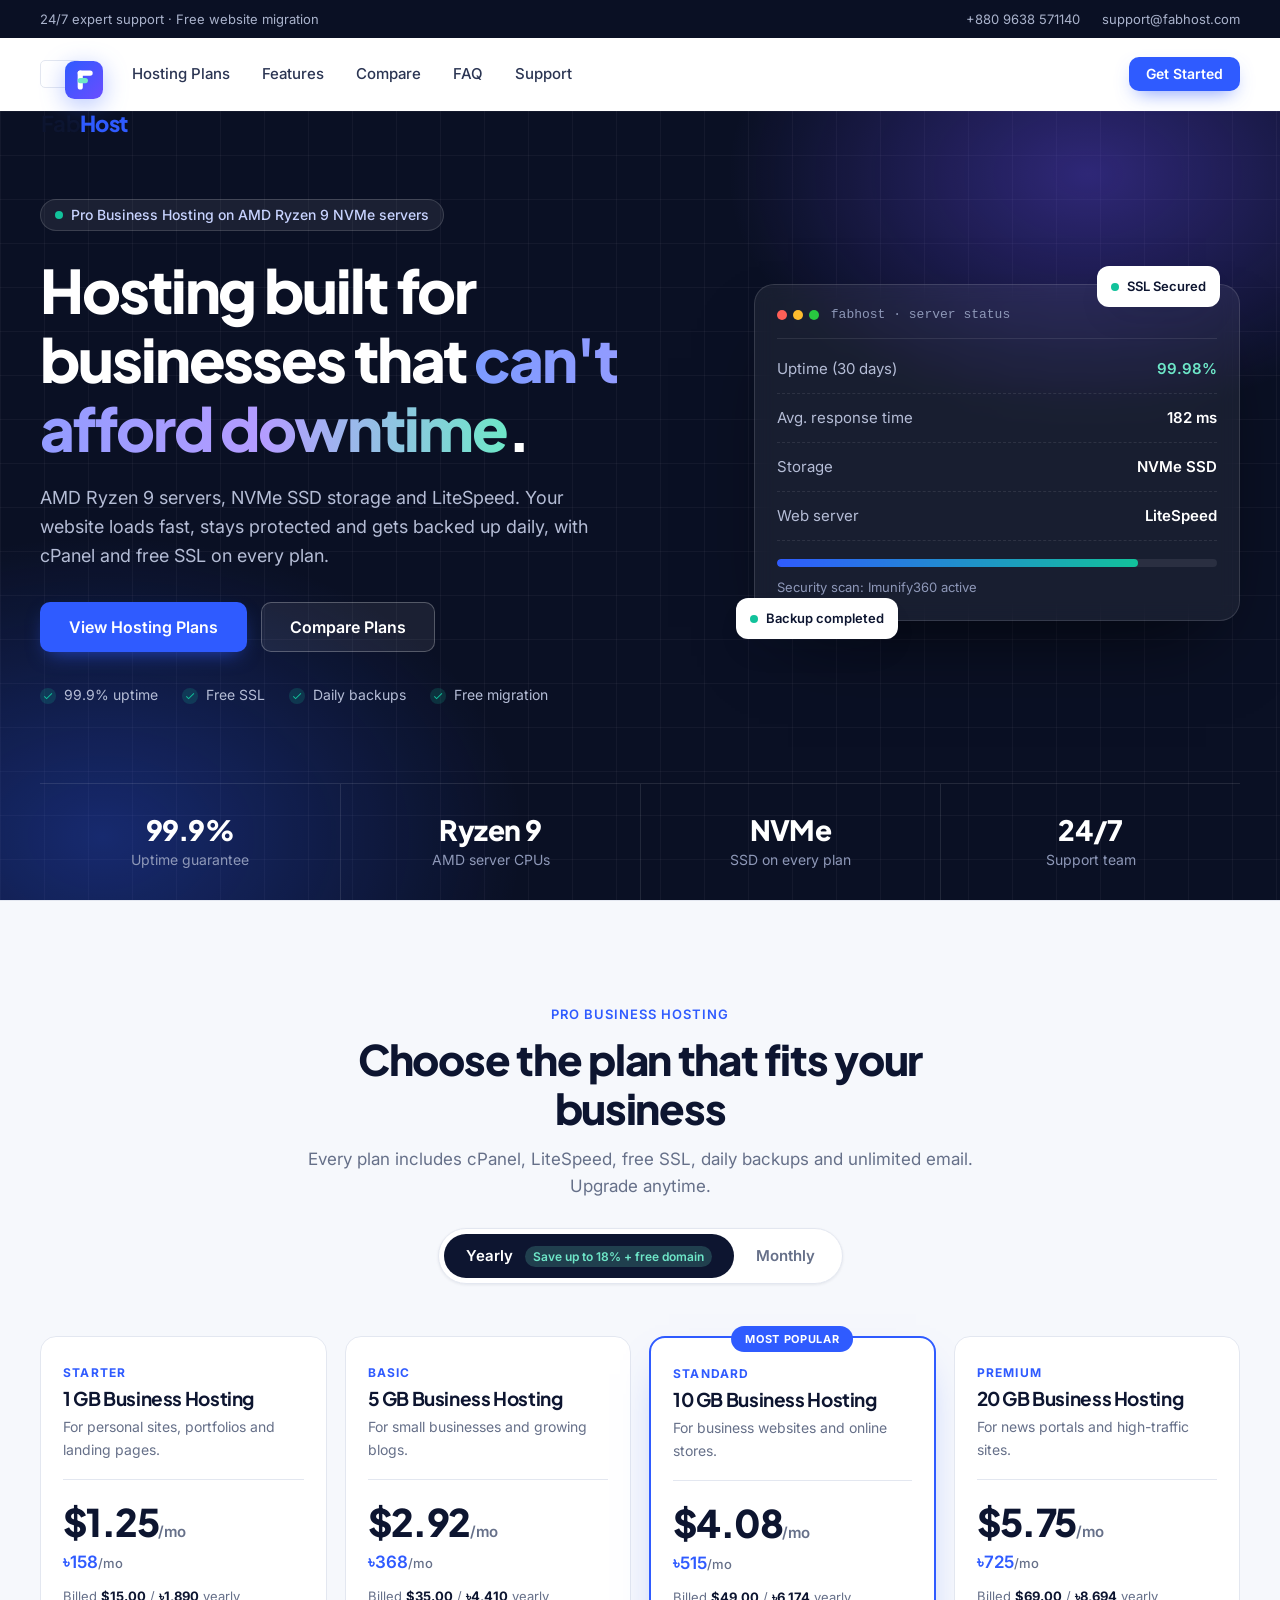
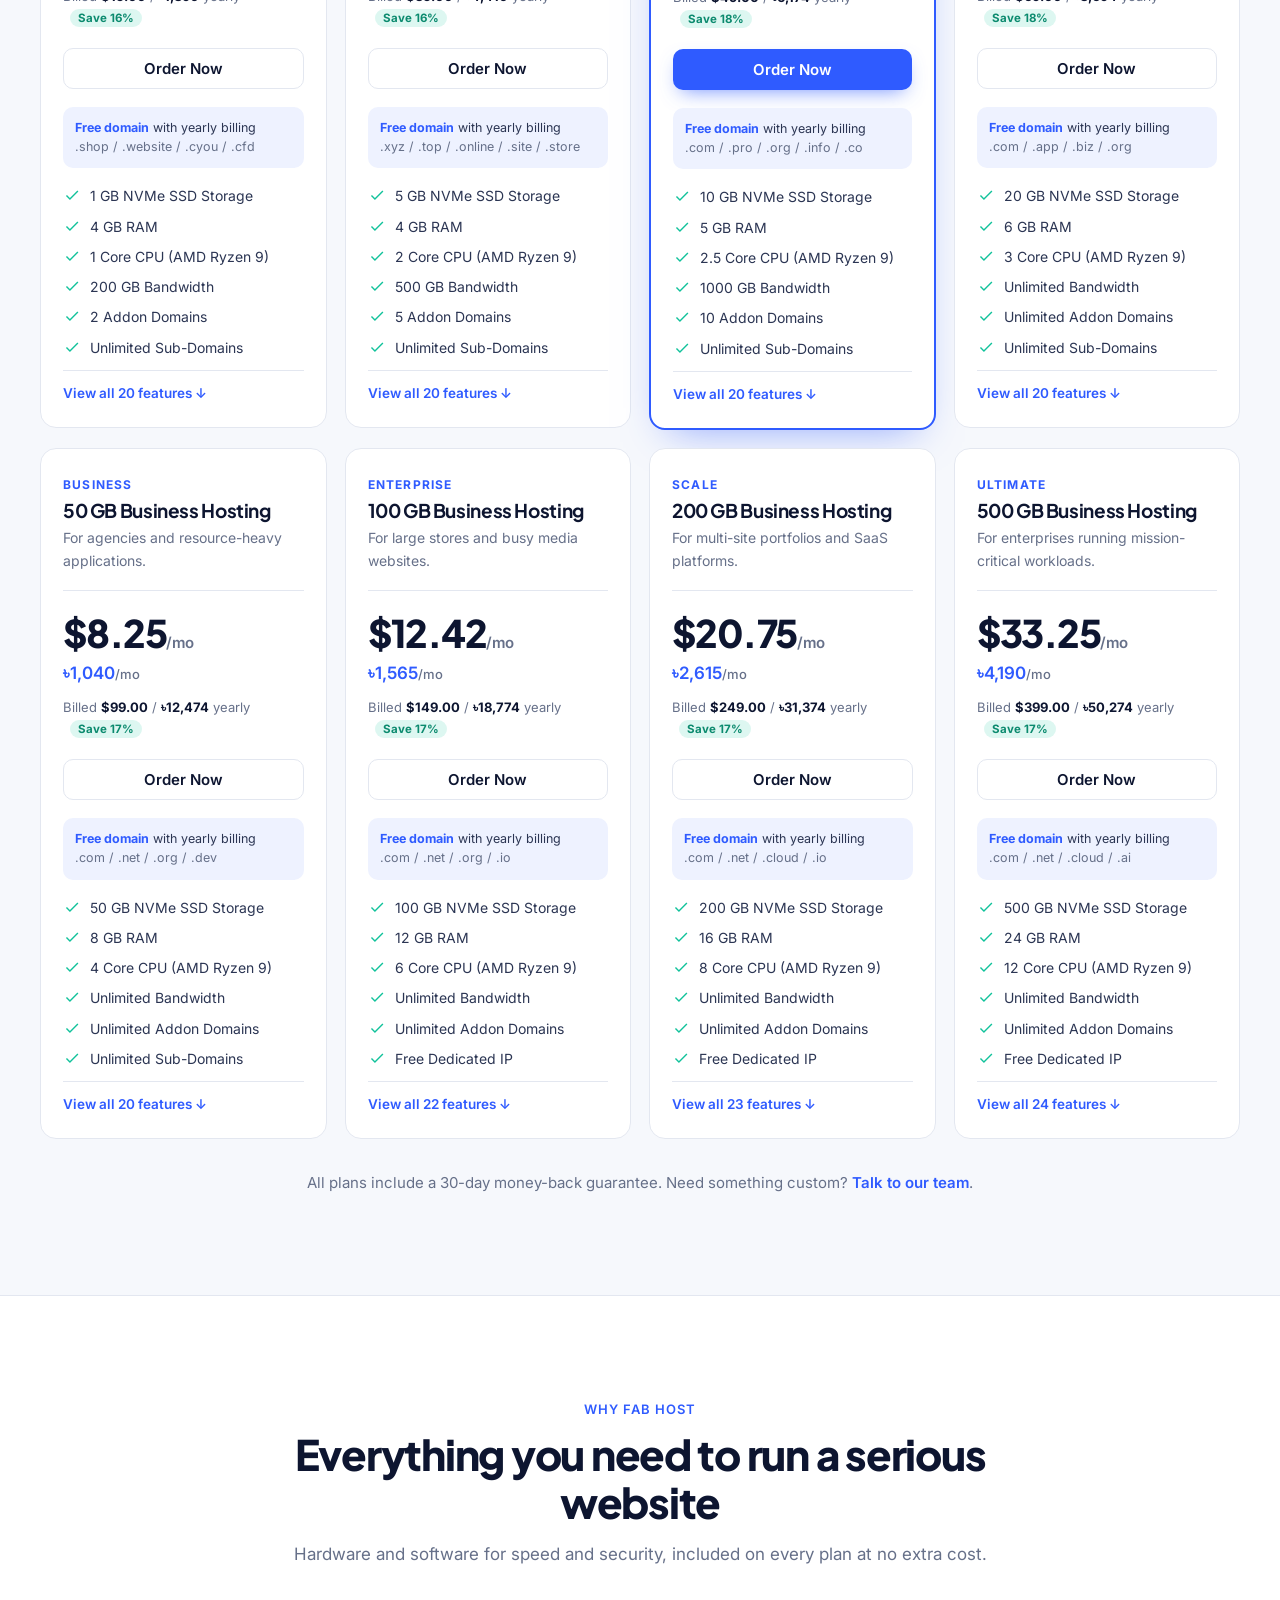
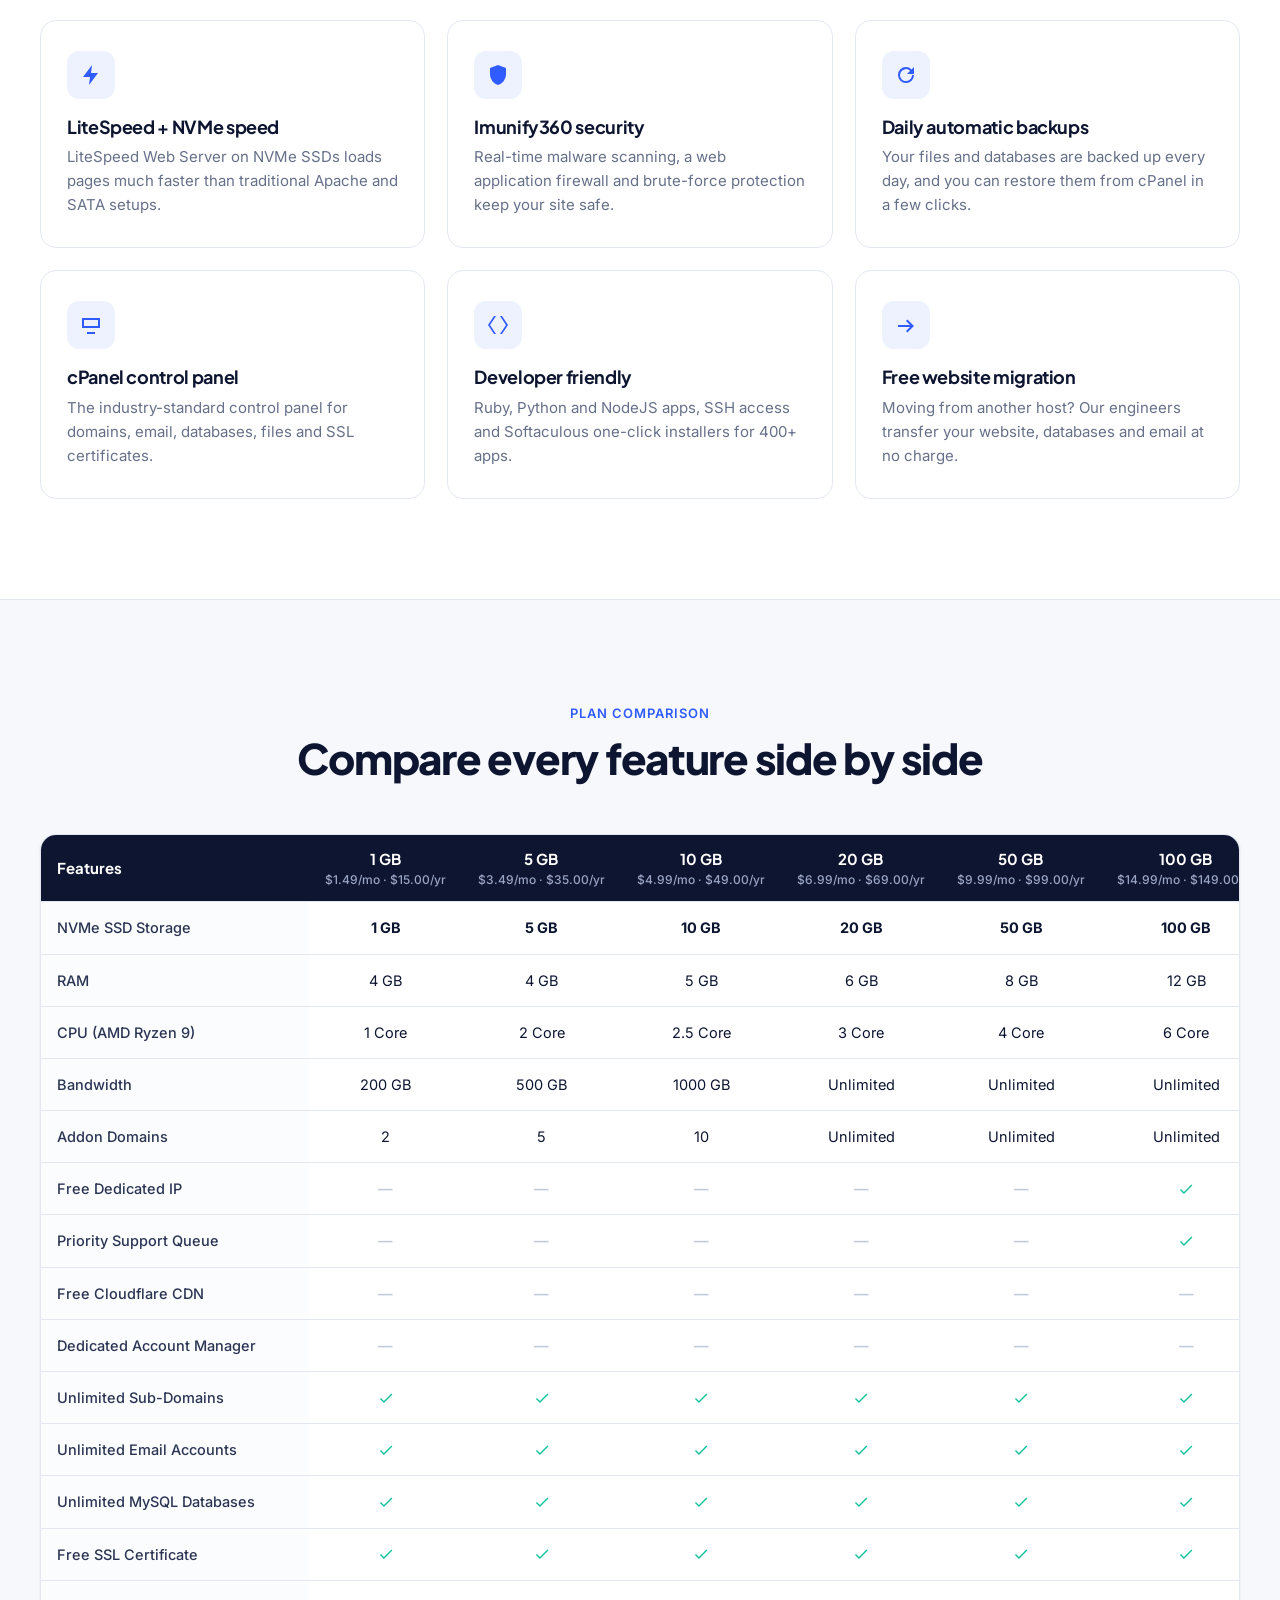
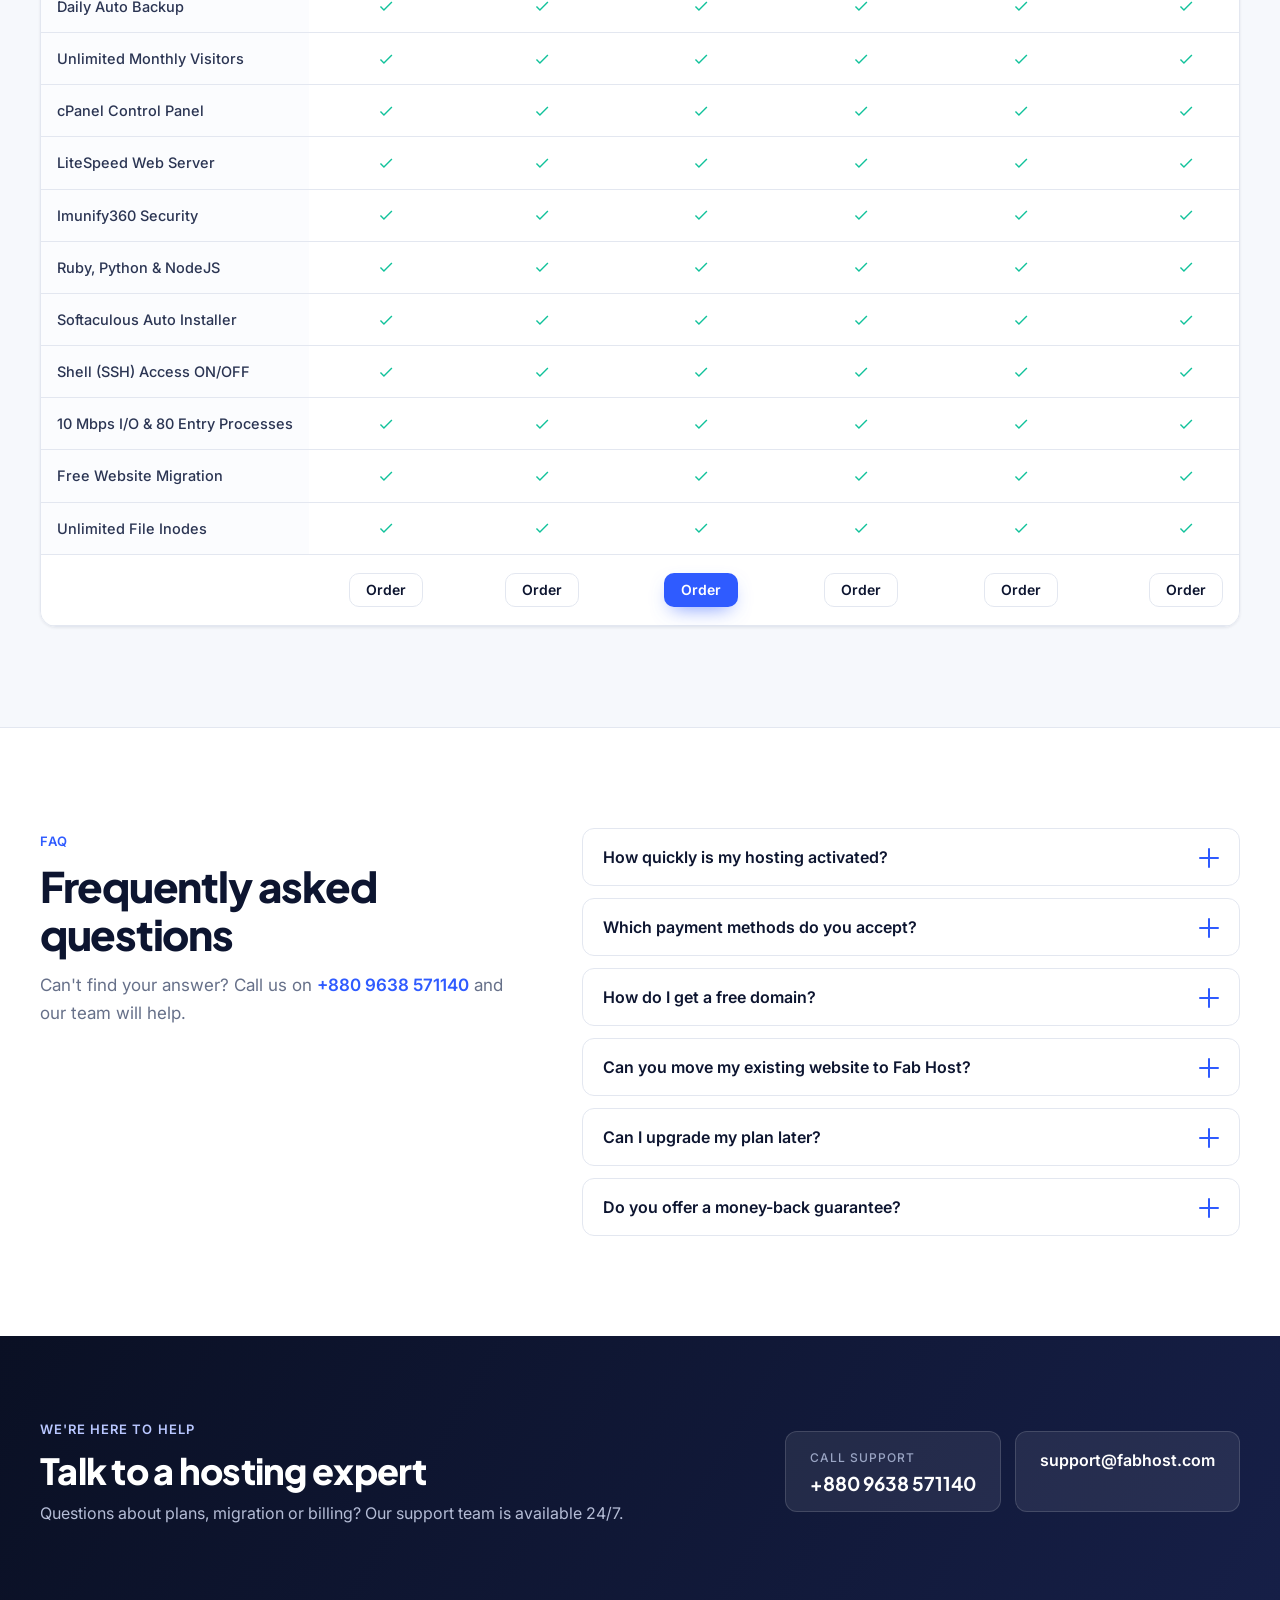
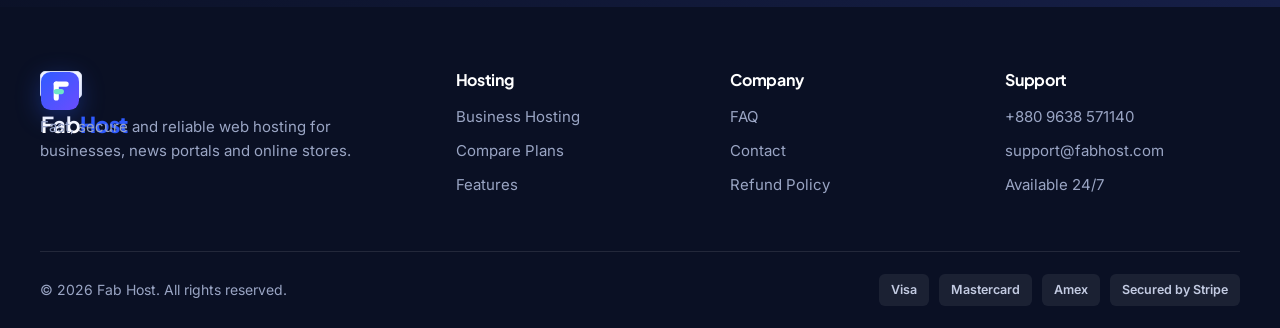
<file: index.html>
<!doctype html>
<html lang="en">
<head>
  <meta charset="UTF-8">
  <meta name="viewport" content="width=device-width, initial-scale=1.0">
  <meta name="description" content="Fab Host business web hosting with NVMe SSD storage, LiteSpeed, cPanel, free SSL and daily backups. Plans priced in USD and BDT.">
  <title>Fab Host | Fast, Secure Business Web Hosting</title>
  <link rel="icon" type="image/svg+xml" href="logo-mark.svg">
  <link rel="preconnect" href="https://fonts.googleapis.com">
  <link rel="preconnect" href="https://fonts.gstatic.com" crossorigin>
  <link href="https://fonts.googleapis.com/css2?family=Inter:wght@400;500;600;700&family=Plus+Jakarta+Sans:wght@600;700;800&display=swap" rel="stylesheet">
  <link rel="stylesheet" href="style.css">
</head>
<body>
  <!-- Top bar -->
  <div class="topbar">
    <div class="container topbar-inner">
      <span>24/7 expert support · Free website migration</span>
      <span class="topbar-links">
        <a data-phone href="#"></a>
        <a data-email href="#"></a>
      </span>
    </div>
  </div>

  <header class="site-header">
    <div class="container nav-wrap">
      <a class="brand" href="index.html" aria-label="Fab Host home">
        <svg class="brand-mark" viewBox="0 0 48 48" aria-hidden="true">
          <defs><linearGradient id="fhA" x1="0" y1="0" x2="1" y2="1"><stop offset="0" stop-color="#2f5bff"/><stop offset="1" stop-color="#6a4dff"/></linearGradient></defs>
          <rect width="48" height="48" rx="12" fill="url(#fhA)"/>
          <rect x="16" y="12" width="6.5" height="24" rx="3.25" fill="#fff"/>
          <rect x="16" y="12" width="19" height="6.5" rx="3.25" fill="#fff"/>
          <rect x="16" y="21.5" width="13" height="6.5" rx="3.25" fill="#6ee7c8"/>
        </svg><span class="brand-name">Fab<b>Host</b></span>
      </a>
      <nav class="nav-links" id="navLinks" aria-label="Main navigation">
        <a href="#plans">Hosting Plans</a>
        <a href="#features">Features</a>
        <a href="#compare">Compare</a>
        <a href="#faq">FAQ</a>
        <a href="#support">Support</a>
      </nav>
      <div class="nav-actions">
        <a class="button button-primary button-small" href="#plans">Get Started</a>
        <button class="nav-toggle" aria-label="Toggle menu" aria-expanded="false" aria-controls="navLinks"><span></span><span></span><span></span></button>
      </div>
    </div>
  </header>

  <main>
    <!-- Hero -->
    <section class="hero">
      <div class="hero-bg" aria-hidden="true"></div>
      <div class="container hero-grid">
        <div class="hero-copy reveal">
          <p class="eyebrow"><span class="pulse"></span> Pro Business Hosting on AMD Ryzen 9 NVMe servers</p>
          <h1>Hosting built for businesses that <span class="grad">can't afford downtime</span>.</h1>
          <p class="lead">AMD Ryzen 9 servers, NVMe SSD storage and LiteSpeed. Your website loads fast, stays protected and gets backed up daily, with cPanel and free SSL on every plan.</p>
          <div class="hero-actions">
            <a class="button button-primary button-lg" href="#plans">View Hosting Plans</a>
            <a class="button button-ghost button-lg" href="#compare">Compare Plans</a>
          </div>
          <ul class="hero-trust">
            <li>99.9% uptime</li>
            <li>Free SSL</li>
            <li>Daily backups</li>
            <li>Free migration</li>
          </ul>
        </div>

        <div class="hero-visual reveal" aria-hidden="true">
          <div class="server-card">
            <div class="server-head">
              <span class="dots"><i></i><i></i><i></i></span>
              <span>fabhost · server status</span>
            </div>
            <div class="server-row"><span>Uptime (30 days)</span><strong class="ok">99.98%</strong></div>
            <div class="server-row"><span>Avg. response time</span><strong>182 ms</strong></div>
            <div class="server-row"><span>Storage</span><strong>NVMe SSD</strong></div>
            <div class="server-row"><span>Web server</span><strong>LiteSpeed</strong></div>
            <div class="meter"><span style="width:82%"></span></div>
            <p class="meter-label">Security scan: Imunify360 active</p>
          </div>
          <div class="float-chip chip-a">SSL Secured</div>
          <div class="float-chip chip-b">Backup completed</div>
        </div>
      </div>

      <div class="container stats reveal">
        <div><strong>99.9%</strong><span>Uptime guarantee</span></div>
        <div><strong>Ryzen 9</strong><span>AMD server CPUs</span></div>
        <div><strong>NVMe</strong><span>SSD on every plan</span></div>
        <div><strong>24/7</strong><span>Support team</span></div>
      </div>
    </section>

    <!-- Plans -->
    <section class="section plans-section" id="plans">
      <div class="container">
        <div class="section-head center reveal">
          <p class="eyebrow">Pro Business Hosting</p>
          <h2>Choose the plan that fits your business</h2>
          <p class="section-sub">Every plan includes cPanel, LiteSpeed, free SSL, daily backups and unlimited email. Upgrade anytime.</p>
          <div class="cycle-toggle" role="group" aria-label="Billing cycle">
            <button type="button" data-cycle="annually" aria-pressed="true">Yearly <em>Save up to 18% + free domain</em></button>
            <button type="button" data-cycle="monthly" aria-pressed="false">Monthly</button>
          </div>
        </div>
        <div class="plan-grid" id="planGrid"></div>
        <p class="plans-note">All plans include a 30-day money-back guarantee. Need something custom? <a href="#support">Talk to our team</a>.</p>
      </div>
    </section>

    <!-- Features -->
    <section class="section features-section" id="features">
      <div class="container">
        <div class="section-head center reveal">
          <p class="eyebrow">Why Fab Host</p>
          <h2>Everything you need to run a serious website</h2>
          <p class="section-sub">Hardware and software for speed and security, included on every plan at no extra cost.</p>
        </div>
        <div class="feature-grid">
          <article class="feature reveal">
            <span class="f-icon"><svg viewBox="0 0 24 24"><path d="M13 2 4 14h7l-1 8 9-12h-7z"/></svg></span>
            <h3>LiteSpeed + NVMe speed</h3>
            <p>LiteSpeed Web Server on NVMe SSDs loads pages much faster than traditional Apache and SATA setups.</p>
          </article>
          <article class="feature reveal">
            <span class="f-icon"><svg viewBox="0 0 24 24"><path d="M12 2 4 5v6c0 5 3.4 9.7 8 11 4.6-1.3 8-6 8-11V5z"/></svg></span>
            <h3>Imunify360 security</h3>
            <p>Real-time malware scanning, a web application firewall and brute-force protection keep your site safe.</p>
          </article>
          <article class="feature reveal">
            <span class="f-icon"><svg viewBox="0 0 24 24"><path d="M12 4a8 8 0 1 0 8 8h-2a6 6 0 1 1-1.8-4.2L13 11h7V4l-2.4 2.4A8 8 0 0 0 12 4z"/></svg></span>
            <h3>Daily automatic backups</h3>
            <p>Your files and databases are backed up every day, and you can restore them from cPanel in a few clicks.</p>
          </article>
          <article class="feature reveal">
            <span class="f-icon"><svg viewBox="0 0 24 24"><path d="M3 5h18v10H3zm2 2v6h14V7zM8 19h8v2H8z"/></svg></span>
            <h3>cPanel control panel</h3>
            <p>The industry-standard control panel for domains, email, databases, files and SSL certificates.</p>
          </article>
          <article class="feature reveal">
            <span class="f-icon"><svg viewBox="0 0 24 24"><path d="M8 3 2 12l6 9h2l-6-9 6-9zm8 0h-2l6 9-6 9h2l6-9z"/></svg></span>
            <h3>Developer friendly</h3>
            <p>Ruby, Python and NodeJS apps, SSH access and Softaculous one-click installers for 400+ apps.</p>
          </article>
          <article class="feature reveal">
            <span class="f-icon"><svg viewBox="0 0 24 24"><path d="M4 12h12l-4-4 1.4-1.4L20 13l-6.6 6.4L12 18l4-4H4z"/></svg></span>
            <h3>Free website migration</h3>
            <p>Moving from another host? Our engineers transfer your website, databases and email at no charge.</p>
          </article>
        </div>
      </div>
    </section>

    <!-- Compare -->
    <section class="section compare-section" id="compare">
      <div class="container">
        <div class="section-head center reveal">
          <p class="eyebrow">Plan comparison</p>
          <h2>Compare every feature side by side</h2>
        </div>
        <div class="table-wrap reveal">
          <table class="compare-table" id="compareTable"></table>
        </div>
      </div>
    </section>

    <!-- FAQ -->
    <section class="section faq-section" id="faq">
      <div class="container faq-grid">
        <div class="section-head reveal">
          <p class="eyebrow">FAQ</p>
          <h2>Frequently asked questions</h2>
          <p class="section-sub">Can't find your answer? Call us on <a data-phone href="#"></a> and our team will help.</p>
        </div>
        <div class="faq-list reveal">
          <div class="faq-item">
            <button aria-expanded="false">How quickly is my hosting activated?<span></span></button>
            <div class="faq-a"><p>Your account is set up as soon as payment is confirmed, usually within a few minutes. Login details are sent to your email.</p></div>
          </div>
          <div class="faq-item">
            <button aria-expanded="false">Which payment methods do you accept?<span></span></button>
            <div class="faq-a"><p>We accept Visa, Mastercard, American Express and UnionPay cards through Stripe. When you order, Stripe's secure payment page opens and you enter your card details there. Fab Host never sees or stores your card number.</p></div>
          </div>
          <div class="faq-item">
            <button aria-expanded="false">How do I get a free domain?<span></span></button>
            <div class="faq-a"><p>Choose yearly billing on any plan and you get a free domain for the first year. Available extensions depend on the plan and are listed on each pricing card.</p></div>
          </div>
          <div class="faq-item">
            <button aria-expanded="false">Can you move my existing website to Fab Host?<span></span></button>
            <div class="faq-a"><p>Yes. Website migration is free on every plan. After you order, contact support and we'll move your files, databases and email for you.</p></div>
          </div>
          <div class="faq-item">
            <button aria-expanded="false">Can I upgrade my plan later?<span></span></button>
            <div class="faq-a"><p>Yes, you can upgrade at any time with no downtime. You pay only the prorated difference for the rest of your billing period.</p></div>
          </div>
          <div class="faq-item">
            <button aria-expanded="false">Do you offer a money-back guarantee?<span></span></button>
            <div class="faq-a"><p>Yes. If you're not satisfied within the first 30 days, contact support for a full refund of your hosting fee.</p></div>
          </div>
        </div>
      </div>
    </section>

    <!-- Support CTA -->
    <section class="support-section" id="support">
      <div class="container support-box reveal">
        <div>
          <p class="eyebrow light">We're here to help</p>
          <h2>Talk to a hosting expert</h2>
          <p>Questions about plans, migration or billing? Our support team is available 24/7.</p>
        </div>
        <div class="support-actions">
          <a class="support-contact" data-phone data-keep-text href="#">
            <span class="sc-label">Call support</span>
            <strong data-phone></strong>
          </a>
          <a class="support-contact" data-email href="#"></a>
        </div>
      </div>
    </section>
  </main>

  <footer class="site-footer">
    <div class="container footer-grid">
      <div class="footer-brand">
        <a class="brand" href="index.html">
          <svg class="brand-mark" viewBox="0 0 48 48" aria-hidden="true">
            <defs><linearGradient id="fhB" x1="0" y1="0" x2="1" y2="1"><stop offset="0" stop-color="#2f5bff"/><stop offset="1" stop-color="#6a4dff"/></linearGradient></defs>
            <rect width="48" height="48" rx="12" fill="url(#fhB)"/>
            <rect x="16" y="12" width="6.5" height="24" rx="3.25" fill="#fff"/>
            <rect x="16" y="12" width="19" height="6.5" rx="3.25" fill="#fff"/>
            <rect x="16" y="21.5" width="13" height="6.5" rx="3.25" fill="#6ee7c8"/>
          </svg><span class="brand-name">Fab<b>Host</b></span>
        </a>
        <p>Fast, secure and reliable web hosting for businesses, news portals and online stores.</p>
      </div>
      <div>
        <h4>Hosting</h4>
        <a href="#plans">Business Hosting</a>
        <a href="#compare">Compare Plans</a>
        <a href="#features">Features</a>
      </div>
      <div>
        <h4>Company</h4>
        <a href="#faq">FAQ</a>
        <a href="#support">Contact</a>
        <a href="#faq">Refund Policy</a>
      </div>
      <div>
        <h4>Support</h4>
        <a data-phone href="#"></a>
        <a data-email href="#"></a>
        <span class="muted">Available 24/7</span>
      </div>
    </div>
    <div class="container footer-bottom">
      <p>© <span data-year></span> Fab Host. All rights reserved.</p>
      <p class="pay-badges"><span>Visa</span><span>Mastercard</span><span>Amex</span><span>Secured by Stripe</span></p>
    </div>
  </footer>

  <script src="script.js"></script>
</body>
</html>
</file>
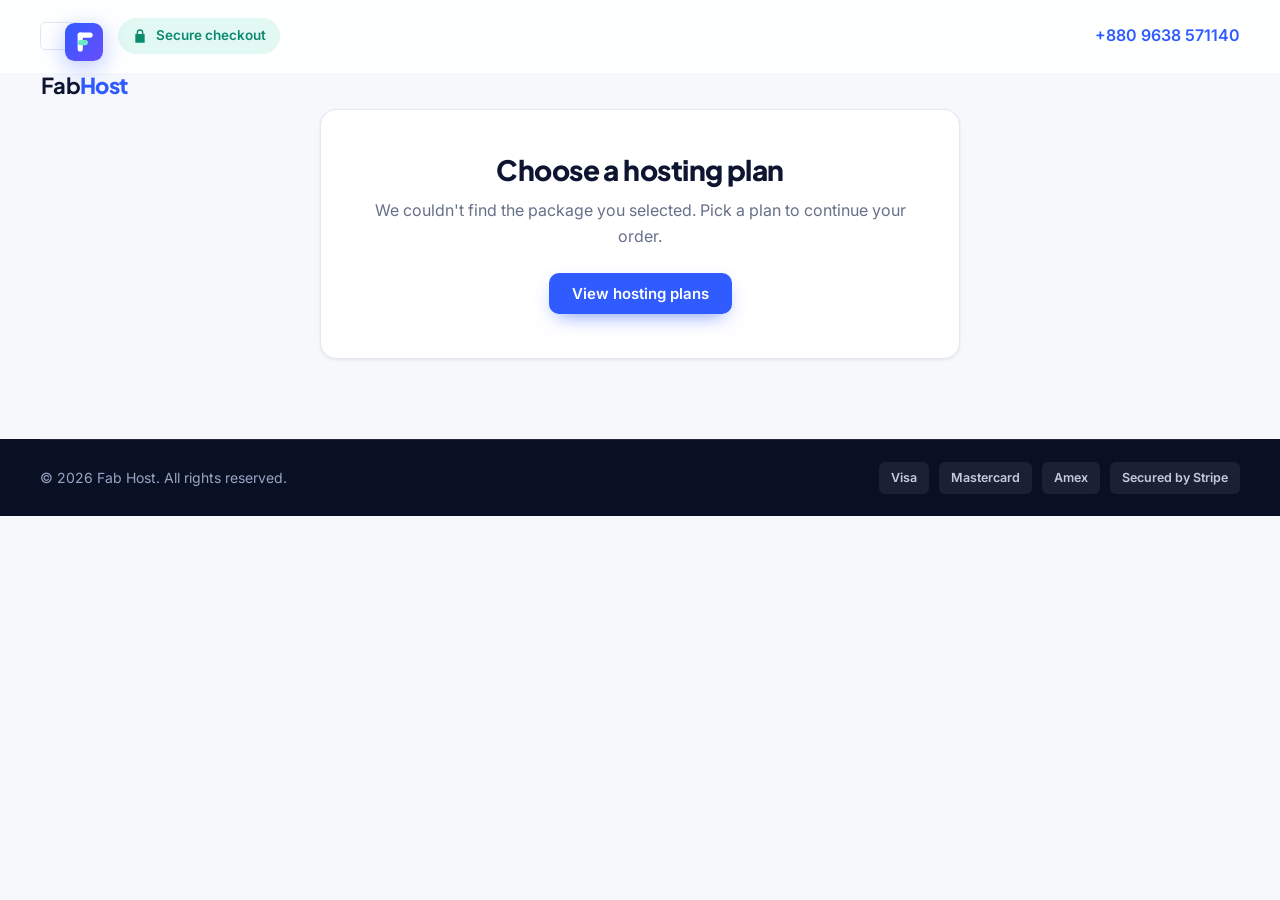
<file: order.html>
<!doctype html>
<html lang="en">
<head>
  <meta charset="UTF-8">
  <meta name="viewport" content="width=device-width, initial-scale=1.0">
  <meta name="description" content="Complete your Fab Host hosting order.">
  <title>Order Hosting | Fab Host</title>
  <link rel="icon" type="image/svg+xml" href="logo-mark.svg">
  <link rel="preconnect" href="https://fonts.googleapis.com">
  <link rel="preconnect" href="https://fonts.gstatic.com" crossorigin>
  <link href="https://fonts.googleapis.com/css2?family=Inter:wght@400;500;600;700&family=Plus+Jakarta+Sans:wght@600;700;800&display=swap" rel="stylesheet">
  <link rel="stylesheet" href="style.css">
</head>
<body class="order-page">
  <header class="site-header">
    <div class="container nav-wrap">
      <a class="brand" href="index.html" aria-label="Fab Host home">
        <svg class="brand-mark" viewBox="0 0 48 48" aria-hidden="true">
          <defs><linearGradient id="fhA" x1="0" y1="0" x2="1" y2="1"><stop offset="0" stop-color="#2f5bff"/><stop offset="1" stop-color="#6a4dff"/></linearGradient></defs>
          <rect width="48" height="48" rx="12" fill="url(#fhA)"/>
          <rect x="16" y="12" width="6.5" height="24" rx="3.25" fill="#fff"/>
          <rect x="16" y="12" width="19" height="6.5" rx="3.25" fill="#fff"/>
          <rect x="16" y="21.5" width="13" height="6.5" rx="3.25" fill="#6ee7c8"/>
        </svg><span class="brand-name">Fab<b>Host</b></span>
      </a>
      <div class="secure-flag">
        <svg viewBox="0 0 24 24" aria-hidden="true"><path d="M17 9V7a5 5 0 0 0-10 0v2H5v13h14V9zm-8-2a3 3 0 0 1 6 0v2H9z"/></svg>
        Secure checkout
      </div>
      <a class="nav-help" data-phone href="#"></a>
    </div>
  </header>

  <main class="container order-main" id="orderRoot">
    <a class="back-link" href="index.html#plans">← Back to all plans</a>

    <ol class="stepper" id="stepper">
      <li class="active"><span>1</span>Your details</li>
      <li><span>2</span>Payment</li>
      <li><span>3</span>Confirmation</li>
    </ol>

    <div class="order-layout" id="orderLayout">
      <div class="order-col">
        <!-- Package details -->
        <section class="card plan-detail">
          <div class="pd-head">
            <div>
              <p class="plan-tier" id="planTier"></p>
              <h1 id="planTitle"></h1>
              <p class="muted" id="planTagline"></p>
            </div>
            <a class="change-plan" href="index.html#plans">Change plan</a>
          </div>
          <div class="key-stats" id="keyStats"></div>
          <div class="pd-domain">
            <strong>Free domain with yearly billing</strong>
            <span id="planDomain"></span>
          </div>
          <details class="pd-features" open>
            <summary>Everything included in this plan</summary>
            <ul class="plan-specs two-col" id="planSpecs"></ul>
          </details>
        </section>

        <!-- Step 1: details -->
        <form class="card step-card" id="detailsForm" novalidate>
          <div class="step-title">
            <span class="step-num">1</span>
            <div>
              <h2>Your details</h2>
              <p class="muted">We'll use these to create your hosting account.</p>
            </div>
            <button type="button" class="edit-link" id="editDetails">Edit</button>
          </div>

          <div class="details-summary" id="detailsSummary"></div>

          <div class="form-body">
            <div class="form-grid">
              <div class="field">
                <label for="name">Full name</label>
                <input id="name" name="name" type="text" autocomplete="name" placeholder="e.g. Rahim Uddin" required>
                <small class="err">Please enter your full name.</small>
              </div>
              <div class="field">
                <label for="email">Email address</label>
                <input id="email" name="email" type="email" autocomplete="email" placeholder="you@company.com" required>
                <small class="err">Please enter a valid email address.</small>
              </div>
              <div class="field">
                <label for="phone">Phone number</label>
                <input id="phone" name="phone" type="tel" autocomplete="tel" placeholder="+880 1XXX XXXXXX" required>
                <small class="err">Please enter a valid phone number.</small>
              </div>
              <div class="field">
                <label for="domain">Domain name</label>
                <input id="domain" name="domain" type="text" autocomplete="off" placeholder="yourbusiness.com" required>
                <small class="err">Please enter a valid domain, e.g. example.com.</small>
              </div>
            </div>
            <p class="hint">Enter a domain you already own, or the new domain you'd like us to register.</p>
            <button class="button button-primary button-lg button-block" type="submit">Continue to Payment</button>
          </div>
        </form>

        <!-- Step 2: payment -->
        <section class="card step-card" id="paymentStep" hidden>
          <div class="step-title">
            <span class="step-num">2</span>
            <div>
              <h2>Card payment</h2>
              <p class="muted">You'll enter your card details on Stripe's secure payment page.</p>
            </div>
          </div>
          <div class="gateway-list" id="gatewayList"></div>
          <div class="secure-note">
            <svg viewBox="0 0 24 24" aria-hidden="true"><path d="M12 2 4 5v6c0 5 3.4 9.7 8 11 4.6-1.3 8-6 8-11V5z"/></svg>
            <p>Fab Host never sees or stores your card number. Card details are entered on Stripe's own PCI-DSS Level 1 certified page.</p>
          </div>
          <button class="button button-primary button-lg button-block" type="button" id="payButton">
            Pay <span id="payAmount"></span> with card
          </button>
        </section>
      </div>

      <!-- Summary -->
      <aside class="order-summary">
        <div class="card summary-card">
          <h3>Order summary</h3>
          <div class="field">
            <label for="cycle">Billing cycle</label>
            <select id="cycle">
              <option value="annually">Yearly — best value</option>
              <option value="monthly">Monthly</option>
            </select>
          </div>
          <dl class="sum-lines">
            <div><dt>Plan</dt><dd id="sumPlan"></dd></div>
            <div><dt>Billing</dt><dd id="sumCycle"></dd></div>
            <div><dt>Subtotal</dt><dd id="sumSubtotal"></dd></div>
            <div id="sumDiscountRow"><dt id="sumDiscountLabel">Yearly discount</dt><dd class="save" id="sumDiscount"></dd></div>
            <div id="sumDomainRow"><dt>Domain (1st year)</dt><dd class="save">FREE</dd></div>
            <div><dt>Setup fee</dt><dd class="save">FREE</dd></div>
          </dl>
          <div class="sum-total">
            <span>Total due today</span>
            <strong class="usd" id="sumTotalUSD"></strong>
            <span class="bdt" id="sumTotalBDT"></span>
            <small id="sumPerMonth"></small>
          </div>
          <ul class="guarantees">
            <li>30-day money-back guarantee</li>
            <li>Instant account activation</li>
            <li>Free website migration</li>
          </ul>
        </div>
        <div class="card help-card">
          <p><strong>Need help ordering?</strong></p>
          <p class="muted">Our sales team is available 24/7.</p>
          <a class="help-phone" data-phone href="#"></a>
        </div>
      </aside>
    </div>

    <!-- Step 3: confirmation -->
    <section class="card done-card" id="orderDone" hidden>
      <div class="done-icon"><svg viewBox="0 0 24 24" aria-hidden="true"><path d="M9 16.2 4.8 12l-1.4 1.4L9 19 21 7l-1.4-1.4z"/></svg></div>
      <h1>Your order is ready</h1>
      <p class="muted">Send your order to our billing team to finish. They'll reply to <strong id="doneEmail"></strong> with a secure <strong id="doneGateway"></strong> payment link, and your hosting is activated as soon as payment is confirmed.</p>
      <dl class="done-lines">
        <div><dt>Order reference</dt><dd id="doneRef"></dd></div>
        <div><dt>Plan</dt><dd id="donePlan"></dd></div>
        <div><dt>Domain</dt><dd id="doneDomain"></dd></div>
        <div><dt>Amount</dt><dd id="doneAmount"></dd></div>
      </dl>
      <div class="done-actions">
        <a class="button button-primary button-lg" id="sendOrder" href="#">Send order by email</a>
        <a class="button button-outline button-lg" data-phone data-keep-text href="#">Call to complete order</a>
      </div>
      <p class="muted small">Prefer to call? Dial <a data-phone href="#"></a> and mention your order reference.</p>
    </section>
  </main>

  <footer class="site-footer slim">
    <div class="container footer-bottom">
      <p>© <span data-year></span> Fab Host. All rights reserved.</p>
      <p class="pay-badges"><span>Visa</span><span>Mastercard</span><span>Amex</span><span>Secured by Stripe</span></p>
    </div>
  </footer>

  <script src="script.js"></script>
</body>
</html>
</file>
<file: style.css>
/* ==========================================================
   Fab Host — 1. tokens, base, buttons, header, hero
   ========================================================== */
:root{
  --brand:#2f5bff; --brand-600:#1f45e0; --brand-50:#eef2ff;
  --accent:#12c29b; --ink:#0d1530; --ink-2:#2b3553; --muted:#667089;
  --line:#e3e7f0; --bg:#fff; --bg-soft:#f6f8fc; --navy:#0a1024; --danger:#e5484d;
  --radius:16px; --shadow-sm:0 1px 3px rgba(13,21,48,.08);
  --shadow:0 14px 34px -14px rgba(13,21,48,.22);
  --display:'Plus Jakarta Sans',system-ui,sans-serif;
  --body:'Inter',system-ui,-apple-system,sans-serif;
}
*,*::before,*::after{box-sizing:border-box}
html{scroll-behavior:smooth;scroll-padding-top:92px}
body{margin:0;font:400 16px/1.6 var(--body);color:var(--ink);background:var(--bg);-webkit-font-smoothing:antialiased}
img,svg{display:block;max-width:100%}
a{color:inherit;text-decoration:none}
h1,h2,h3,h4{font-family:var(--display);line-height:1.15;margin:0;letter-spacing:-.02em}
p{margin:0}
button,input,select{font:inherit;color:inherit}
[hidden]{display:none!important}
:focus-visible{outline:3px solid rgba(47,91,255,.45);outline-offset:2px;border-radius:6px}
.container{width:min(1200px,100% - 48px);margin-inline:auto}
.muted{color:var(--muted)}
.small{font-size:14px}
svg.check{width:18px;height:18px;flex:none;fill:var(--accent)}

/* buttons */
.button{display:inline-flex;align-items:center;justify-content:center;gap:8px;padding:12px 22px;
  border-radius:10px;border:1.5px solid transparent;font:600 15px/1 var(--body);cursor:pointer;
  white-space:nowrap;transition:transform .18s,box-shadow .18s,background .18s,color .18s,border-color .18s}
.button:hover{transform:translateY(-1px)}
.button:active{transform:none}
.button-primary{background:var(--brand);color:#fff;box-shadow:0 8px 20px -8px rgba(47,91,255,.7)}
.button-primary:hover{background:var(--brand-600)}
.button-outline{border-color:var(--line);color:var(--ink);background:#fff}
.button-outline:hover{border-color:var(--brand);color:var(--brand)}
.button-ghost{border-color:rgba(255,255,255,.25);color:#fff;background:rgba(255,255,255,.07)}
.button-ghost:hover{background:rgba(255,255,255,.15)}
.button-lg{padding:16px 28px;font-size:16px}
.button-small{padding:9px 16px;font-size:14px}
.button-block{width:100%}

.eyebrow{display:inline-flex;align-items:center;gap:8px;margin-bottom:14px;
  font:600 13px/1 var(--body);letter-spacing:.08em;text-transform:uppercase;color:var(--brand)}
.eyebrow.light{color:#b9c7ff}

/* reveal */
.reveal{opacity:0;transform:translateY(18px);transition:opacity .6s ease,transform .6s ease}
.reveal.in{opacity:1;transform:none}
@media (prefers-reduced-motion:reduce){
  *{animation:none!important;transition:none!important}
  .reveal{opacity:1;transform:none}
}

/* topbar + header */
.topbar{background:var(--navy);color:#aab3cc;font-size:13px}
.topbar-inner{display:flex;justify-content:space-between;align-items:center;min-height:38px;gap:16px}
.topbar-links{display:flex;gap:22px}
.topbar-links a:hover{color:#fff}
.site-header{position:sticky;top:0;z-index:50;background:rgba(255,255,255,.88);
  backdrop-filter:saturate(180%) blur(14px);-webkit-backdrop-filter:saturate(180%) blur(14px);
  border-bottom:1px solid transparent;transition:border-color .2s,box-shadow .2s}
.site-header.scrolled{border-color:var(--line);box-shadow:0 4px 20px -14px rgba(13,21,48,.4)}
.nav-wrap{display:flex;align-items:center;gap:28px;height:72px}
.brand{display:inline-flex;align-items:center;gap:10px}
.brand-mark{width:38px;height:38px;flex:none;filter:drop-shadow(0 6px 12px rgba(47,91,255,.35));
  transition:transform .3s cubic-bezier(.34,1.56,.64,1)}
.brand:hover .brand-mark{transform:rotate(-6deg) scale(1.06)}
.brand-name{font:700 22px var(--display);letter-spacing:-.03em}
.brand-name b{color:var(--brand);font-weight:800}
.nav-links{display:flex;gap:4px;margin-left:8px}
.nav-links a{padding:8px 14px;border-radius:8px;font-size:15px;font-weight:500;color:var(--ink-2);transition:background .15s,color .15s}
.nav-links a:hover{background:var(--bg-soft);color:var(--brand)}
.nav-actions{margin-left:auto;display:flex;align-items:center;gap:12px}
.nav-toggle{display:none;width:42px;height:42px;padding:0;border:1px solid var(--line);background:#fff;
  border-radius:10px;cursor:pointer;flex-direction:column;align-items:center;justify-content:center;gap:4px}
.nav-toggle span{display:block;width:18px;height:2px;background:var(--ink);border-radius:2px;transition:transform .2s,opacity .2s}
.nav-open .nav-toggle span:nth-child(1){transform:translateY(6px) rotate(45deg)}
.nav-open .nav-toggle span:nth-child(2){opacity:0}
.nav-open .nav-toggle span:nth-child(3){transform:translateY(-6px) rotate(-45deg)}

/* hero */
.hero{position:relative;padding:88px 0 0;background:var(--navy);color:#fff;overflow:hidden}
.hero-bg{position:absolute;inset:0;pointer-events:none;
  background:radial-gradient(600px 400px at 85% 8%,rgba(106,77,255,.38),transparent 60%),
    radial-gradient(700px 500px at 8% 92%,rgba(47,91,255,.34),transparent 60%),
    linear-gradient(rgba(255,255,255,.04) 1px,transparent 1px) 0 0/44px 44px,
    linear-gradient(90deg,rgba(255,255,255,.04) 1px,transparent 1px) 0 0/44px 44px}
.hero-grid{position:relative;display:grid;grid-template-columns:1.15fr .85fr;gap:56px;align-items:center}
.hero .eyebrow{padding:8px 14px;border-radius:99px;background:rgba(255,255,255,.07);
  border:1px solid rgba(255,255,255,.14);color:#c8d3ff;text-transform:none;letter-spacing:0;font-size:14px;font-weight:500}
.pulse{width:8px;height:8px;border-radius:50%;background:var(--accent);box-shadow:0 0 0 0 rgba(18,194,155,.6);animation:pulse 2s infinite}
@keyframes pulse{70%{box-shadow:0 0 0 10px rgba(18,194,155,0)}100%{box-shadow:0 0 0 0 rgba(18,194,155,0)}}
.hero h1{margin:10px 0 22px;font-size:clamp(38px,5vw,60px);font-weight:800;letter-spacing:-.035em}
.grad{background:linear-gradient(90deg,#7c9bff,#b49cff 60%,#6ee7c8);-webkit-background-clip:text;background-clip:text;color:transparent}
.lead{max-width:560px;margin-bottom:32px;font-size:18px;color:#b5bdd6}
.hero-actions{display:flex;gap:14px;flex-wrap:wrap}
.hero-trust{display:flex;flex-wrap:wrap;gap:10px 24px;list-style:none;padding:0;margin:32px 0 0;color:#b5bdd6;font-size:14px}
.hero-trust li{display:flex;align-items:center;gap:8px}
.hero-trust li::before{content:'';width:16px;height:16px;border-radius:50%;
  background:rgba(18,194,155,.18) url("data:image/svg+xml,%3Csvg xmlns='http://www.w3.org/2000/svg' viewBox='0 0 20 20'%3E%3Cpath fill='%2312c29b' d='M7.7 13.3 4.4 10l-1.1 1.1 4.4 4.4 9.4-9.4-1.1-1.1z'/%3E%3C/svg%3E") center/12px no-repeat}

.hero-visual{position:relative}
.server-card{padding:22px;border-radius:20px;background:rgba(255,255,255,.06);
  border:1px solid rgba(255,255,255,.13);backdrop-filter:blur(10px);
  box-shadow:0 40px 80px -34px rgba(0,0,0,.7);animation:float 6s ease-in-out infinite}
@keyframes float{50%{transform:translateY(-10px)}}
.server-head{display:flex;align-items:center;gap:12px;margin-bottom:6px;padding-bottom:16px;
  border-bottom:1px solid rgba(255,255,255,.09);font:13px ui-monospace,monospace;color:#8e98b8}
.dots{display:flex;gap:6px}
.dots i{width:10px;height:10px;border-radius:50%;background:#ff5f57}
.dots i:nth-child(2){background:#febc2e}
.dots i:nth-child(3){background:#28c840}
.server-row{display:flex;justify-content:space-between;padding:12px 0;font-size:15px;color:#b5bdd6;
  border-bottom:1px dashed rgba(255,255,255,.09)}
.server-row strong{color:#fff;font-weight:600}
.server-row .ok{color:#6ee7c8}
.meter{height:8px;margin-top:18px;border-radius:99px;background:rgba(255,255,255,.08);overflow:hidden}
.meter span{display:block;height:100%;border-radius:inherit;background:linear-gradient(90deg,var(--brand),var(--accent))}
.meter-label{margin-top:10px;font-size:13px;color:#8e98b8}
.float-chip{position:absolute;display:flex;align-items:center;gap:8px;padding:10px 14px;border-radius:12px;
  background:#fff;color:var(--ink);font-size:13px;font-weight:600;box-shadow:var(--shadow)}
.float-chip::before{content:'';width:8px;height:8px;border-radius:50%;background:var(--accent)}
.chip-a{top:-18px;right:20px;animation:float 5s ease-in-out infinite reverse}
.chip-b{bottom:-18px;left:-18px;animation:float 7s ease-in-out infinite}

.stats{position:relative;display:grid;grid-template-columns:repeat(4,1fr);margin-top:76px;border-top:1px solid rgba(255,255,255,.1)}
.stats div{padding:28px 8px;text-align:center}
.stats div+div{border-left:1px solid rgba(255,255,255,.1)}
.stats strong{display:block;font:800 28px var(--display);letter-spacing:-.02em}
.stats span{font-size:14px;color:#8e98b8}

/* ==========================================================
   2. sections, plans, features, compare, faq, support, footer
   ========================================================== */
.section{padding:100px 0}
.section-head{max-width:700px;margin-bottom:52px}
.section-head.center{margin-inline:auto;text-align:center}
.section-head h2{font-size:clamp(30px,3.6vw,42px);font-weight:800;letter-spacing:-.03em}
.section-sub{margin-top:14px;font-size:17px;color:var(--muted)}
.section-sub a{color:var(--brand);font-weight:600}

/* plans */
.plans-section{background:var(--bg-soft);border-block:1px solid var(--line)}
.cycle-toggle{display:inline-flex;margin-top:28px;padding:5px;border:1px solid var(--line);
  border-radius:99px;background:#fff;box-shadow:var(--shadow-sm)}
.cycle-toggle button{padding:10px 22px;border:0;border-radius:99px;background:none;
  font-weight:600;font-size:15px;color:var(--muted);cursor:pointer;transition:background .2s,color .2s}
.cycle-toggle button em{margin-left:8px;padding:3px 8px;border-radius:99px;font:600 12px var(--body);
  font-style:normal;background:rgba(18,194,155,.14);color:#0b8a6e}
.cycle-toggle button[aria-pressed="true"]{background:var(--ink);color:#fff}
.cycle-toggle button[aria-pressed="true"] em{background:rgba(110,231,200,.2);color:#6ee7c8}

.plan-grid{display:grid;grid-template-columns:repeat(4,1fr);gap:18px;align-items:start}
.plan-card{position:relative;display:flex;flex-direction:column;padding:28px 22px 22px;
  border:1px solid var(--line);border-radius:var(--radius);background:#fff;
  transition:transform .25s,box-shadow .25s,border-color .25s;animation:cardIn .45s ease both}
.plan-card:nth-child(2){animation-delay:.05s}
.plan-card:nth-child(3){animation-delay:.1s}
.plan-card:nth-child(4){animation-delay:.15s}
.plan-card:nth-child(5){animation-delay:.2s}
.plan-card:nth-child(6){animation-delay:.25s}
.plan-card:nth-child(7){animation-delay:.3s}
.plan-card:nth-child(8){animation-delay:.35s}
@keyframes cardIn{from{opacity:0;transform:translateY(14px)}}
.plan-card:hover{transform:translateY(-6px);box-shadow:var(--shadow);border-color:#ccd5ea}
.plan-card.featured{border:2px solid var(--brand);box-shadow:0 18px 40px -20px rgba(47,91,255,.55)}
.plan-badge{position:absolute;top:-12px;left:50%;transform:translateX(-50%);padding:6px 14px;
  border-radius:99px;background:var(--brand);color:#fff;font:700 11px var(--body);
  letter-spacing:.06em;text-transform:uppercase;white-space:nowrap}
.plan-tier{font:700 12px var(--body);letter-spacing:.1em;text-transform:uppercase;color:var(--brand)}
.plan-name{margin:8px 0 6px;font-size:19px;font-weight:700}
.plan-tagline{min-height:44px;font-size:14px;color:var(--muted)}
.plan-price{margin:18px 0 20px;padding-top:18px;border-top:1px solid var(--line)}
.plan-price .usd{display:block;font:800 38px var(--display);letter-spacing:-.04em;color:var(--ink)}
.plan-price .usd small{font:600 15px var(--body);color:var(--muted);letter-spacing:0}
.plan-price .bdt{display:block;margin-top:4px;font-weight:600;font-size:17px;color:var(--brand)}
.plan-price .bdt small{font-weight:500;font-size:13px;color:var(--muted)}
.plan-price .billed{display:block;margin-top:10px;font-size:13px;color:var(--muted)}
.plan-price .billed b{color:var(--ink);font-weight:700}
.plan-price .billed em{display:inline-block;margin-left:7px;padding:2px 8px;border-radius:99px;
  font:700 11.5px var(--body);font-style:normal;background:rgba(18,194,155,.14);color:#0b8a6e}
.plan-cta{width:100%}
.plan-domain{margin:18px 0;padding:12px;border-radius:10px;background:var(--brand-50);
  font-size:12.5px;line-height:1.5;color:var(--ink-2)}
.plan-domain strong{color:var(--brand)}
.plan-domain span{color:var(--muted)}
.plan-specs{list-style:none;margin:0;padding:0;display:grid;gap:10px}
.plan-specs li{display:flex;align-items:flex-start;gap:9px;font-size:14px;color:var(--ink-2);line-height:1.45}
.plan-more{margin-top:12px;border-top:1px solid var(--line);padding-top:12px}
.plan-more summary{cursor:pointer;font-weight:600;font-size:13.5px;color:var(--brand);list-style:none}
.plan-more summary::-webkit-details-marker{display:none}
.plan-more summary::after{content:' ↓'}
.plan-more[open] summary::after{content:' ↑'}
.plan-more .plan-specs{margin-top:12px}
.plans-note{margin-top:32px;text-align:center;font-size:15px;color:var(--muted)}
.plans-note a{color:var(--brand);font-weight:600}

/* features */
.feature-grid{display:grid;grid-template-columns:repeat(3,1fr);gap:22px}
.feature{padding:30px 26px;border:1px solid var(--line);border-radius:var(--radius);background:#fff;
  transition:transform .25s,box-shadow .25s,border-color .25s}
.feature:hover{transform:translateY(-4px);box-shadow:var(--shadow);border-color:#ccd5ea}
.f-icon{display:grid;place-items:center;width:48px;height:48px;margin-bottom:18px;border-radius:12px;
  background:var(--brand-50)}
.f-icon svg{width:24px;height:24px;fill:var(--brand)}
.feature h3{font-size:18px;font-weight:700;margin-bottom:8px}
.feature p{font-size:15px;color:var(--muted)}

/* compare */
.compare-section{background:var(--bg-soft);border-block:1px solid var(--line)}
.table-wrap{overflow-x:auto;border:1px solid var(--line);border-radius:var(--radius);background:#fff;box-shadow:var(--shadow-sm)}
.compare-table{width:100%;border-collapse:collapse;min-width:1180px;font-size:14.5px}
.compare-table .no{color:#c2c9da;font-weight:600}
.compare-table th,.compare-table td{padding:14px 16px;text-align:center;border-bottom:1px solid var(--line)}
.compare-table thead th{position:sticky;top:0;background:var(--ink);color:#fff;font:700 15px var(--display);z-index:1}
.compare-table thead th:first-child{text-align:left}
.compare-table thead th span{display:block;margin-top:4px;font:500 12px var(--body);color:#9aa5c4;white-space:nowrap}
.compare-table tbody th{text-align:left;font-weight:500;color:var(--ink-2);background:#fbfcfe;white-space:nowrap}
.compare-table tbody tr:hover td,.compare-table tbody tr:hover th{background:var(--brand-50)}
.compare-table td strong{font-weight:700}
.compare-table svg.check{margin-inline:auto}
.compare-table tfoot td{padding:18px 12px}

/* faq */
.faq-grid{display:grid;grid-template-columns:.85fr 1.15fr;gap:56px;align-items:start}
.faq-grid .section-head{margin-bottom:0;position:sticky;top:100px}
.faq-list{display:grid;gap:12px}
.faq-item{border:1px solid var(--line);border-radius:12px;background:#fff;overflow:hidden;transition:border-color .2s,box-shadow .2s}
.faq-item.open{border-color:var(--brand);box-shadow:var(--shadow-sm)}
.faq-item>button{display:flex;justify-content:space-between;align-items:center;gap:16px;width:100%;
  padding:18px 20px;border:0;background:none;text-align:left;font:600 16px var(--body);cursor:pointer}
.faq-item>button span{position:relative;flex:none;width:20px;height:20px}
.faq-item>button span::before,.faq-item>button span::after{content:'';position:absolute;inset:50% 0 auto;
  height:2px;background:var(--brand);border-radius:2px;transition:transform .25s}
.faq-item>button span::after{transform:rotate(90deg)}
.faq-item.open>button span::after{transform:rotate(0)}
.faq-a{display:grid;grid-template-rows:0fr;transition:grid-template-rows .3s ease}
.faq-item.open .faq-a{grid-template-rows:1fr}
.faq-a>p{overflow:hidden;padding:0 20px;font-size:15px;color:var(--muted)}
.faq-item.open .faq-a>p{padding-bottom:20px}

/* support */
.support-section{padding:80px 0;background:linear-gradient(120deg,var(--navy),#161f47);color:#fff}
.support-box{display:flex;align-items:center;justify-content:space-between;gap:40px;flex-wrap:wrap}
.support-box h2{font-size:clamp(28px,3.2vw,36px);font-weight:800}
.support-box p:not(.eyebrow){margin-top:10px;color:#b5bdd6;font-size:16px}
.support-actions{display:flex;gap:14px;flex-wrap:wrap}
.support-contact{display:grid;gap:4px;padding:16px 24px;border-radius:12px;
  background:rgba(255,255,255,.08);border:1px solid rgba(255,255,255,.14);
  font-weight:600;transition:background .2s,transform .2s}
.support-contact:hover{background:rgba(255,255,255,.16);transform:translateY(-2px)}
.sc-label{font-size:12px;letter-spacing:.08em;text-transform:uppercase;color:#9aa5c4;font-weight:500}
.support-contact strong{font:700 19px var(--display)}

/* footer */
.site-footer{background:var(--navy);color:#9aa5c4;padding:64px 0 0}
.footer-grid{display:grid;grid-template-columns:1.6fr repeat(3,1fr);gap:40px;padding-bottom:44px}
.footer-brand p{margin-top:16px;max-width:320px;font-size:15px}
.footer-brand .brand-name{color:#fff}
.footer-grid h4{margin-bottom:16px;color:#fff;font-size:16px}
.footer-grid a,.footer-grid .muted{display:block;margin-bottom:10px;font-size:15px;color:#9aa5c4;transition:color .15s}
.footer-grid a:hover{color:#fff}
.footer-bottom{display:flex;justify-content:space-between;align-items:center;gap:16px;flex-wrap:wrap;
  padding:22px 0;border-top:1px solid rgba(255,255,255,.1);font-size:14px}
.site-footer.slim{padding-top:0}
.pay-badges{display:flex;gap:10px}
.pay-badges span{padding:6px 12px;border-radius:6px;background:rgba(255,255,255,.07);font-size:12.5px;font-weight:600;color:#c3cbe2}

/* ==========================================================
   3. order page
   ========================================================== */
.order-page{background:var(--bg-soft)}
.secure-flag{display:inline-flex;align-items:center;gap:8px;margin-left:8px;padding:7px 14px;
  border-radius:99px;background:rgba(18,194,155,.12);color:#0b8a6e;font-size:13.5px;font-weight:600}
.secure-flag svg{width:16px;height:16px;fill:currentColor}
.nav-help{margin-left:auto;font-weight:600;color:var(--brand)}
.order-main{padding:36px 0 80px}
.back-link{display:inline-block;margin-bottom:22px;font-size:14.5px;font-weight:600;color:var(--muted)}
.back-link:hover{color:var(--brand)}

.stepper{display:flex;gap:10px;list-style:none;margin:0 0 26px;padding:0;flex-wrap:wrap}
.stepper li{display:flex;align-items:center;gap:10px;padding:10px 18px;border-radius:99px;
  border:1px solid var(--line);background:#fff;font-size:14.5px;font-weight:600;color:var(--muted)}
.stepper li span{display:grid;place-items:center;width:24px;height:24px;border-radius:50%;
  background:var(--bg-soft);color:var(--muted);font-size:13px}
.stepper li.active{border-color:var(--brand);color:var(--brand)}
.stepper li.active span{background:var(--brand);color:#fff}

.card{padding:28px;border:1px solid var(--line);border-radius:var(--radius);background:#fff;box-shadow:var(--shadow-sm)}
.order-layout{display:grid;grid-template-columns:1.55fr .95fr;gap:24px;align-items:start}
.order-col{display:grid;gap:20px}

.pd-head{display:flex;justify-content:space-between;gap:20px;align-items:flex-start}
.plan-detail h1{margin:6px 0 6px;font-size:clamp(24px,3vw,30px);font-weight:800}
.change-plan{flex:none;font-size:14px;font-weight:600;color:var(--brand)}
.change-plan:hover{text-decoration:underline}
.key-stats{display:grid;grid-template-columns:repeat(4,1fr);gap:12px;margin:22px 0}
.key-stats div{padding:14px;border-radius:10px;background:var(--bg-soft);text-align:center}
.key-stats span{display:block;font-size:12px;letter-spacing:.06em;text-transform:uppercase;color:var(--muted)}
.key-stats strong{display:block;margin-top:5px;font:700 16px var(--display)}
.pd-domain{display:flex;flex-wrap:wrap;gap:6px 12px;padding:14px 16px;border-radius:10px;
  background:var(--brand-50);font-size:14.5px}
.pd-domain strong{color:var(--brand)}
.pd-domain span{color:var(--ink-2)}
.pd-features{margin-top:22px;border-top:1px solid var(--line);padding-top:18px}
.pd-features summary{cursor:pointer;font:700 15px var(--display);list-style:none}
.pd-features summary::-webkit-details-marker{display:none}
.pd-features summary::after{content:' ↑';color:var(--brand)}
.pd-features:not([open]) summary::after{content:' ↓'}
.plan-specs.two-col{grid-template-columns:1fr 1fr;margin-top:16px}

.step-title{display:flex;align-items:flex-start;gap:14px;margin-bottom:22px}
.step-title h2{font-size:20px;font-weight:700}
.step-title .muted{font-size:14.5px;margin-top:4px}
.step-num{display:grid;place-items:center;flex:none;width:32px;height:32px;border-radius:50%;
  background:var(--brand);color:#fff;font:700 15px var(--display)}
.edit-link{margin-left:auto;padding:0;border:0;background:none;color:var(--brand);
  font-weight:600;font-size:14px;cursor:pointer;display:none}
.edit-link:hover{text-decoration:underline}
.details-summary{display:none;flex-wrap:wrap;gap:6px 18px;padding:14px 16px;border-radius:10px;
  background:var(--bg-soft);font-size:14.5px;color:var(--muted)}
.details-summary strong{color:var(--ink)}
#detailsForm.done .form-body{display:none}
#detailsForm.done .details-summary{display:flex}
#detailsForm.done .edit-link{display:block}
#detailsForm.done .step-num{background:var(--accent)}

.form-grid{display:grid;grid-template-columns:1fr 1fr;gap:18px}
.field{display:grid;gap:7px}
.field label{font-size:14px;font-weight:600;color:var(--ink-2)}
.field input,.field select{width:100%;padding:13px 15px;border:1.5px solid var(--line);border-radius:10px;
  background:#fff;font-size:15px;transition:border-color .18s,box-shadow .18s}
.field input::placeholder{color:#9aa3bb}
.field input:focus,.field select:focus{outline:none;border-color:var(--brand);box-shadow:0 0 0 4px rgba(47,91,255,.12)}
.field select{cursor:pointer;appearance:none;
  background:#fff url("data:image/svg+xml,%3Csvg xmlns='http://www.w3.org/2000/svg' viewBox='0 0 20 20'%3E%3Cpath fill='%23667089' d='M5 8l5 5 5-5z'/%3E%3C/svg%3E") right 12px center/18px no-repeat;padding-right:38px}
.field select:disabled{background-color:var(--bg-soft);color:var(--muted);cursor:not-allowed}
.field .err{display:none;font-size:13px;color:var(--danger)}
.field.invalid input{border-color:var(--danger);box-shadow:0 0 0 4px rgba(229,72,77,.1)}
.field.invalid .err{display:block}
.hint{margin:14px 0 20px;font-size:13.5px;color:var(--muted)}

.gateway-list{display:grid;gap:12px;margin-bottom:20px}
.gateway{position:relative;display:flex;align-items:center;gap:14px;padding:16px 18px;
  border:1.5px solid var(--line);border-radius:12px;cursor:pointer;transition:border-color .2s,background .2s}
.gateway:hover{border-color:#c3cce4;background:#fbfcfe}
.gateway input{position:absolute;opacity:0;pointer-events:none}
.gateway-body{display:grid;gap:3px}
.gateway-logo{font:700 16px var(--display)}
.gw-sslcommerz{color:#1a7f5a}
.gw-bkash{color:#e2136e}
.gw-stripe{color:#5b52e5}
.gateway-note{font-size:13.5px;color:var(--muted)}
.gateway.selected{border-color:var(--brand);background:var(--brand-50);cursor:default}
.gateway-logo small{margin-left:6px;font:500 13px var(--body);color:var(--muted)}
.card-brands{margin-left:auto;display:flex;gap:8px;align-items:center}
.brand{display:grid;place-items:center;width:42px;height:28px;border-radius:5px;background:#fff;
  border:1px solid var(--line);font:800 11px var(--body);font-style:normal;letter-spacing:.02em}
.brand.visa{color:#1a1f71}
.brand.amex{color:#0077a6;font-size:9.5px}
.brand.mc{gap:0;display:flex;align-items:center;justify-content:center}
.brand.mc b{width:13px;height:13px;border-radius:50%;background:#eb001b}
.brand.mc b:last-child{background:#f79e1b;margin-left:-5px;opacity:.9}
.next-steps{margin:4px 0 0;padding-left:20px;display:grid;gap:8px;font-size:14px;color:var(--ink-2)}
.next-steps li{padding-left:2px}
.next-steps li::marker{color:var(--brand);font-weight:700}
.secure-note{display:flex;gap:12px;align-items:flex-start;margin-bottom:20px;padding:14px 16px;
  border-radius:10px;background:rgba(18,194,155,.08)}
.secure-note svg{width:20px;height:20px;flex:none;fill:var(--accent)}
.secure-note p{font-size:13.5px;color:var(--ink-2)}

/* summary sidebar */
.order-summary{display:grid;gap:16px;position:sticky;top:96px}
.summary-card h3{margin-bottom:18px;font-size:18px;font-weight:700}
.sum-lines{margin:20px 0 0;padding:20px 0 0;border-top:1px solid var(--line);display:grid;gap:12px}
.sum-lines div{display:flex;justify-content:space-between;gap:14px;font-size:14.5px}
.sum-lines dt{color:var(--muted)}
.sum-lines dd{margin:0;font-weight:600;text-align:right}
.sum-lines .save{color:var(--accent)}
.sum-total{margin-top:20px;padding-top:18px;border-top:2px dashed var(--line)}
.sum-total>span:first-child{font-size:14px;color:var(--muted)}
.sum-total .usd{display:block;margin-top:6px;font:800 36px var(--display);letter-spacing:-.04em}
.sum-total .bdt{display:block;font-weight:600;font-size:18px;color:var(--brand)}
.sum-total small{display:block;margin-top:6px;font-size:13px;color:var(--muted)}
.guarantees{list-style:none;margin:20px 0 0;padding:18px 0 0;border-top:1px solid var(--line);display:grid;gap:10px}
.guarantees li{display:flex;align-items:center;gap:9px;font-size:14px;color:var(--ink-2)}
.guarantees li::before{content:'';flex:none;width:16px;height:16px;border-radius:50%;
  background:rgba(18,194,155,.18) url("data:image/svg+xml,%3Csvg xmlns='http://www.w3.org/2000/svg' viewBox='0 0 20 20'%3E%3Cpath fill='%2312c29b' d='M7.7 13.3 4.4 10l-1.1 1.1 4.4 4.4 9.4-9.4-1.1-1.1z'/%3E%3C/svg%3E") center/11px no-repeat}
.help-card{display:grid;gap:4px}
.help-phone{margin-top:8px;font:700 19px var(--display);color:var(--brand)}

/* confirmation + empty */
.done-card,.empty-state{max-width:640px;margin-inline:auto;text-align:center;padding:44px 32px}
.done-icon{display:grid;place-items:center;width:64px;height:64px;margin:0 auto 22px;border-radius:50%;background:rgba(18,194,155,.14)}
.done-icon svg{width:32px;height:32px;fill:var(--accent)}
.done-card h1,.empty-state h1{margin-bottom:12px;font-size:28px;font-weight:800}
.done-lines{margin:26px 0;padding:20px;border-radius:12px;background:var(--bg-soft);display:grid;gap:12px;text-align:left}
.done-lines div{display:flex;justify-content:space-between;gap:14px;font-size:14.5px}
.done-lines dt{color:var(--muted)}
.done-lines dd{margin:0;font-weight:600;text-align:right;word-break:break-word}
.done-actions{display:flex;gap:12px;justify-content:center;flex-wrap:wrap;margin-bottom:18px}
.done-card a[data-phone]{color:var(--brand);font-weight:600}
.empty-state p{margin-bottom:24px;color:var(--muted)}

/* ==========================================================
   4. responsive
   ========================================================== */
@media (max-width:1100px){
  .plan-grid{grid-template-columns:repeat(3,1fr)}
  .compare-table{min-width:1080px}
  .feature-grid{grid-template-columns:repeat(2,1fr)}
  .order-layout{grid-template-columns:1fr}
  .order-summary{position:static}
}
@media (max-width:900px){
  .container{width:min(100% - 32px,720px)}
  .nav-links{position:absolute;top:100%;left:0;right:0;display:none;flex-direction:column;gap:2px;
    margin:0;padding:12px 24px 20px;background:#fff;border-bottom:1px solid var(--line);box-shadow:var(--shadow)}
  .nav-open .nav-links{display:flex}
  .nav-toggle{display:flex}
  .hero{padding-top:64px}
  .hero-grid{grid-template-columns:1fr;gap:56px}
  .hero-visual{max-width:460px}
  .stats{grid-template-columns:repeat(2,1fr);margin-top:56px}
  .stats div:nth-child(3),.stats div:nth-child(4){border-top:1px solid rgba(255,255,255,.1)}
  .stats div:nth-child(3){border-left:0}
  .section{padding:72px 0}
  .faq-grid{grid-template-columns:1fr;gap:34px}
  .faq-grid .section-head{position:static}
  .footer-grid{grid-template-columns:1fr 1fr;gap:32px}
  .key-stats{grid-template-columns:repeat(2,1fr)}
  .plan-grid{grid-template-columns:repeat(2,1fr)}
}
@media (max-width:680px){
  .topbar-inner{flex-direction:column;gap:2px;padding:8px 0;text-align:center}
  .plan-grid{grid-template-columns:1fr;gap:20px}
  .plan-card{padding:26px 20px 20px}
  .plan-tagline{min-height:0}
  .feature-grid{grid-template-columns:1fr}
  .section-head{margin-bottom:38px}
  .cycle-toggle{width:100%}
  .cycle-toggle button{flex:1;padding:11px 10px;font-size:14px}
  .cycle-toggle button em{display:block;margin:5px 0 0}
  .support-box{flex-direction:column;align-items:flex-start;gap:26px}
  .support-actions{width:100%}
  .support-contact{flex:1}
  .footer-grid{grid-template-columns:1fr}
  .footer-bottom{flex-direction:column;text-align:center}
  .card{padding:22px 18px}
  .form-grid,.plan-specs.two-col{grid-template-columns:1fr}
  .stepper li{flex:1;justify-content:center;padding:10px 8px;font-size:13px}
  .stepper li span{width:20px;height:20px;font-size:12px}
  .pd-head{flex-direction:column;gap:10px}
  .order-main{padding:24px 0 56px}
  .done-card,.empty-state{padding:34px 20px}
  .done-actions .button{width:100%}
}
</file>
